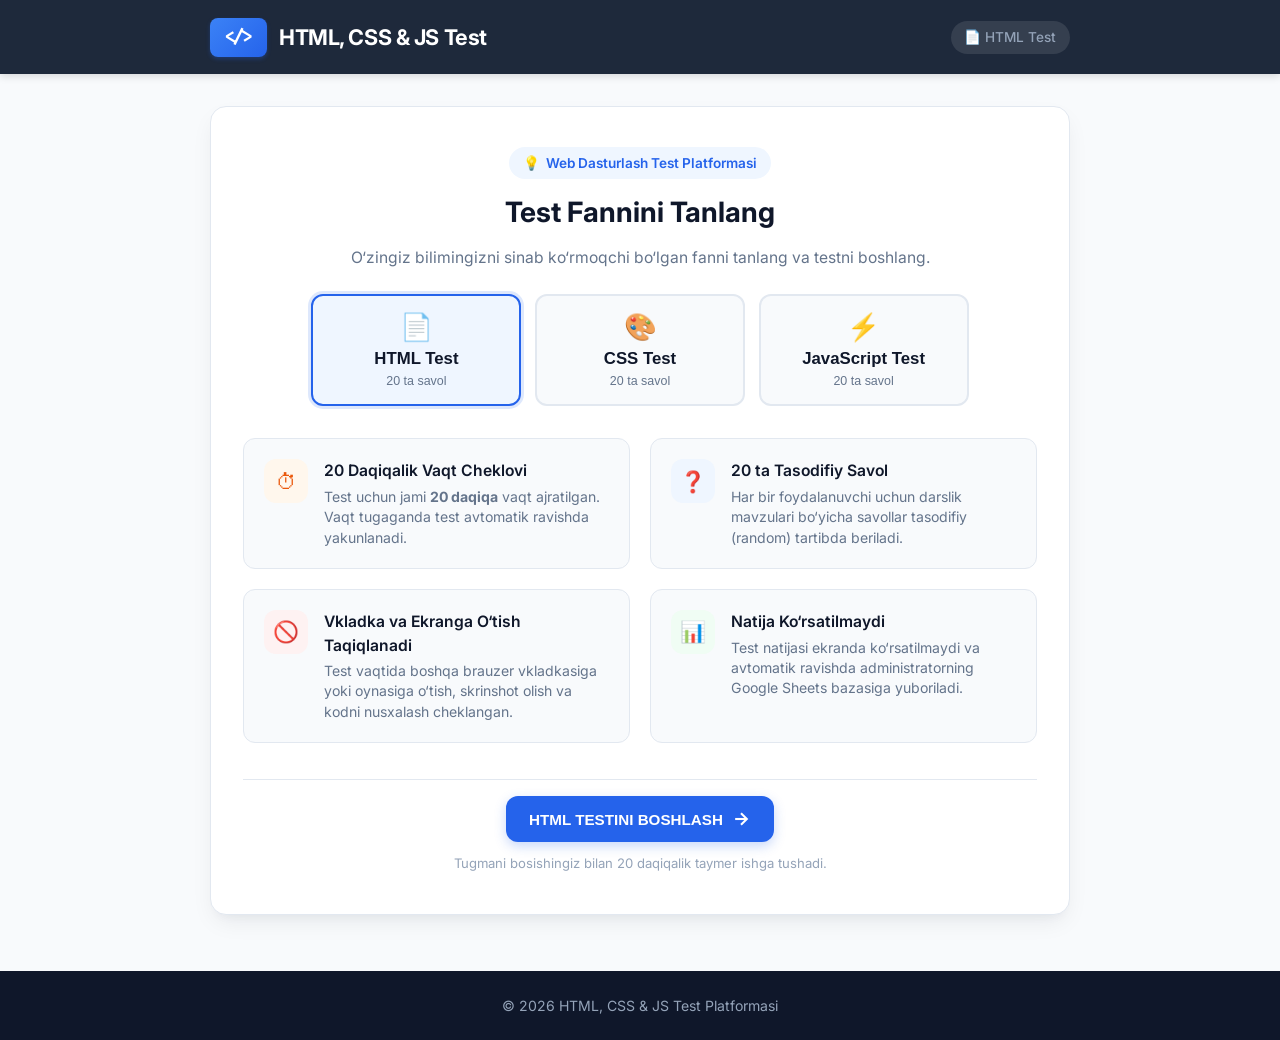
<file: index.html>
<!DOCTYPE html>
<html lang="uz">
<head>
    <meta charset="UTF-8">
    <meta name="viewport" content="width=device-width, initial-scale=1.0">
    <title>HTML, CSS & JS Test Platformasi</title>
    <!-- Google Fonts: Inter & Fira Code -->
    <link rel="preconnect" href="https://fonts.googleapis.com">
    <link rel="preconnect" href="https://fonts.gstatic.com" crossorigin>
    <link href="https://fonts.googleapis.com/css2?family=Inter:wght@400;500;600;700&family=Fira+Code:wght@400;500&display=swap" rel="stylesheet">
    <link rel="stylesheet" href="style.css">
</head>
<body class="no-select">

    <!-- Header Section -->
    <header class="navbar">
        <div class="container navbar-container">
            <div class="brand">
                <span class="logo-icon">&lt;/&gt;</span>
                <span class="brand-title">HTML, CSS & JS Test</span>
            </div>
            <div class="header-info">
                <span class="info-badge" id="active-subject-badge">
                    📄 HTML Test
                </span>
            </div>
        </div>
    </header>

    <!-- Main Container -->
    <main class="main-content">
        <div class="container">
            
            <!-- Welcome / Subject Selection Screen Card -->
            <div class="card welcome-card" id="welcome-card">
                <div class="welcome-header">
                    <div class="welcome-badge">
                        <span class="badge-icon">💡</span> Web Dasturlash Test Platformasi
                    </div>
                    <h1>Test Fannini Tanlang</h1>
                    <p class="welcome-subtitle">O‘zingiz bilimingizni sinab ko‘rmoqchi bo‘lgan fanni tanlang va testni boshlang.</p>

                    <!-- Triple Subject Selector Buttons -->
                    <div class="subject-selector">
                        <button type="button" class="subject-btn active" id="btn-select-html" data-subject="HTML">
                            <span class="subject-btn-icon">📄</span>
                            <span class="subject-btn-title">HTML Test</span>
                            <span class="subject-btn-desc">20 ta savol</span>
                        </button>
                        <button type="button" class="subject-btn" id="btn-select-css" data-subject="CSS">
                            <span class="subject-btn-icon">🎨</span>
                            <span class="subject-btn-title">CSS Test</span>
                            <span class="subject-btn-desc">20 ta savol</span>
                        </button>
                        <button type="button" class="subject-btn" id="btn-select-js" data-subject="JS">
                            <span class="subject-btn-icon">⚡</span>
                            <span class="subject-btn-title">JavaScript Test</span>
                            <span class="subject-btn-desc">20 ta savol</span>
                        </button>
                    </div>
                </div>

                <div class="rules-grid">
                    <div class="rule-box">
                        <div class="rule-icon orange-icon">⏱</div>
                        <div class="rule-details">
                            <h4>20 Daqiqalik Vaqt Cheklovi</h4>
                            <p>Test uchun jami <strong>20 daqiqa</strong> vaqt ajratilgan. Vaqt tugaganda test avtomatik ravishda yakunlanadi.</p>
                        </div>
                    </div>

                    <div class="rule-box">
                        <div class="rule-icon blue-icon">❓</div>
                        <div class="rule-details">
                            <h4>20 ta Tasodifiy Savol</h4>
                            <p>Har bir foydalanuvchi uchun darslik mavzulari bo‘yicha savollar tasodifiy (random) tartibda beriladi.</p>
                        </div>
                    </div>

                    <div class="rule-box">
                        <div class="rule-icon red-icon">🚫</div>
                        <div class="rule-details">
                            <h4>Vkladka va Ekranga O‘tish Taqiqlanadi</h4>
                            <p>Test vaqtida boshqa brauzer vkladkasiga yoki oynasiga o‘tish, skrinshot olish va kodni nusxalash cheklangan.</p>
                        </div>
                    </div>

                    <div class="rule-box">
                        <div class="rule-icon green-icon">📊</div>
                        <div class="rule-details">
                            <h4>Natija Ko‘rsatilmaydi</h4>
                            <p>Test natijasi ekranda ko‘rsatilmaydi va avtomatik ravishda administratorning Google Sheets bazasiga yuboriladi.</p>
                        </div>
                    </div>
                </div>

                <div class="start-action">
                    <button type="button" class="btn btn-primary btn-lg" id="btn-start-test">
                        <span id="start-btn-label">HTML TESTINI BOSHLASH</span>
                        <svg width="20" height="20" viewBox="0 0 24 24" fill="none" stroke="currentColor" stroke-width="2.5">
                            <line x1="5" y1="12" x2="19" y2="12"></line>
                            <polyline points="12 5 19 12 12 19"></polyline>
                        </svg>
                    </button>
                    <p class="start-disclaimer">Tugmani bosishingiz bilan 20 daqiqalik taymer ishga tushadi.</p>
                </div>
            </div>

            <!-- Test Card Container (Hidden initially) -->
            <div class="card test-card hidden" id="test-card">
                
                <!-- Progress Header -->
                <div class="progress-header">
                    <span class="subject-tag" id="current-subject-tag">HTML</span>
                    <span class="question-counter" id="question-counter">1 / 20 savol</span>
                    <div class="progress-track">
                        <div class="progress-fill" id="progress-fill" style="width: 5%;"></div>
                    </div>
                    <span class="progress-percentage" id="progress-percentage">5%</span>
                    
                    <!-- Timer Badge -->
                    <div class="timer-badge" id="timer-badge">
                        <svg width="16" height="16" viewBox="0 0 24 24" fill="none" stroke="currentColor" stroke-width="2">
                            <circle cx="12" cy="12" r="10"></circle>
                            <polyline points="12 6 12 16 16 14"></polyline>
                        </svg>
                        <span id="timer-text">20:00</span>
                    </div>
                </div>

                <!-- Question Section -->
                <div class="question-section">
                    <h2 class="question-title" id="question-title">Savol yuklanmoqda...</h2>
                    
                    <!-- Code Block (Conditionally Rendered) -->
                    <div class="code-block-container hidden" id="code-container">
                        <div class="code-header">
                            <span class="code-dot red"></span>
                            <span class="code-dot yellow"></span>
                            <span class="code-dot green"></span>
                            <span class="code-lang" id="code-lang-label">html</span>
                        </div>
                        <pre class="code-content"><code id="code-block"></code></pre>
                    </div>

                    <!-- Options List -->
                    <div class="options-container" id="options-container">
                        <!-- Dynamic Options will be injected here -->
                    </div>
                </div>

                <!-- Navigation Controls -->
                <div class="navigation-footer">
                    <button type="button" class="btn btn-secondary" id="btn-prev" disabled>
                        <svg width="18" height="18" viewBox="0 0 24 24" fill="none" stroke="currentColor" stroke-width="2">
                            <line x1="19" y1="12" x2="5" y2="12"></line>
                            <polyline points="12 19 5 12 12 5"></polyline>
                        </svg>
                        Oldingi savol
                    </button>
                    <button type="button" class="btn btn-primary" id="btn-next">
                        Keyingi savol
                        <svg width="18" height="18" viewBox="0 0 24 24" fill="none" stroke="currentColor" stroke-width="2">
                            <line x1="5" y1="12" x2="19" y2="12"></line>
                            <polyline points="12 5 19 12 12 19"></polyline>
                        </svg>
                    </button>
                </div>
            </div>

            <!-- Informational Cards Grid (Matching reference design) -->
            <div class="info-grid hidden" id="info-grid">
                <div class="info-card">
                    <div class="info-icon green-bg">
                        <svg width="20" height="20" viewBox="0 0 24 24" fill="none" stroke="currentColor" stroke-width="2.5">
                            <path d="M22 11.08V12a10 10 0 1 1-5.93-9.14"></path>
                            <polyline points="22 4 12 14.01 9 11.01"></polyline>
                        </svg>
                    </div>
                    <div class="info-text">
                        <h4>Natija ko‘rsatilmaydi</h4>
                        <p>Test yakunida natija ekranda ko‘rsatilmaydi.</p>
                    </div>
                </div>

                <div class="info-card">
                    <div class="info-icon purple-bg">
                        <svg width="20" height="20" viewBox="0 0 24 24" fill="none" stroke="currentColor" stroke-width="2">
                            <path d="M20 21v-2a4 4 0 0 0-4-4H8a4 4 0 0 0-4 4v2"></path>
                            <circle cx="12" cy="7" r="4"></circle>
                        </svg>
                    </div>
                    <div class="info-text">
                        <h4>Ism va familiya</h4>
                        <p>Faqat ism va familiyangizni kiritasiz.</p>
                    </div>
                </div>

                <div class="info-card">
                    <div class="info-icon blue-bg">
                        <svg width="20" height="20" viewBox="0 0 24 24" fill="none" stroke="currentColor" stroke-width="2">
                            <path d="M18 10h-1.26A8 8 0 1 0 9 20h9a5 5 0 0 0 0-10z"></path>
                        </svg>
                    </div>
                    <div class="info-text">
                        <h4>Google Sheets'ga jo‘natiladi</h4>
                        <p>Ma'lumotlaringiz Google Sheets'ga avtomatik jo‘natiladi.</p>
                    </div>
                </div>
            </div>

            <!-- Anti-Cheat Warning Modal -->
            <div class="modal-backdrop hidden" id="cheat-warning-modal">
                <div class="modal-card warning-modal-card">
                    <div class="warning-icon-wrapper">
                        <svg width="40" height="40" viewBox="0 0 24 24" fill="none" stroke="currentColor" stroke-width="2.5">
                            <path d="M10.29 3.86L1.82 18a2 2 0 0 0 1.71 3h16.94a2 2 0 0 0 1.71-3L13.71 3.86a2 2 0 0 0-3.42 0z"></path>
                            <line x1="12" y1="9" x2="12" y2="13"></line>
                            <line x1="12" y1="17" x2="12.01" y2="17"></line>
                        </svg>
                    </div>
                    <h3>OGOHLANTIRISH!</h3>
                    <p class="warning-text">Test vaqtida boshqa vkladkaga yoki oynaga o‘tish taqiqlanadi!</p>
                    <div class="warning-count-pill" id="warning-count-text">
                        Ogohlantirish: 1 / 3
                    </div>
                    <p class="warning-note">Agar 3 marta vkladka almashtirilsa, test avtomatik ravishda yakunlanadi.</p>
                    <button type="button" class="btn btn-primary" id="btn-continue-test">
                        Testni davom ettirish
                    </button>
                </div>
            </div>

            <!-- Submission Modal / Form Screen -->
            <div class="modal-backdrop hidden" id="submit-modal">
                <div class="modal-card">
                    <div class="modal-header">
                        <div class="modal-icon-badge">
                            <svg width="28" height="28" viewBox="0 0 24 24" fill="none" stroke="currentColor" stroke-width="2">
                                <path d="M14 2H6a2 2 0 0 0-2 2v16a2 2 0 0 0 2 2h12a2 2 0 0 0 2-2V8z"></path>
                                <polyline points="14 2 14 8 20 8"></polyline>
                                <line x1="16" y1="13" x2="8" y2="13"></line>
                                <line x1="16" y1="17" x2="8" y2="17"></line>
                                <polyline points="10 9 9 9 8 9"></polyline>
                            </svg>
                        </div>
                        <h3>Testni yakunlash</h3>
                        <p id="submit-modal-desc">Natijalaringizni yuborish uchun ism va familiyangizni kiritishingiz shart.</p>
                    </div>
                    <form id="student-form" class="student-form">
                        <div class="form-group">
                            <label for="firstname">Ismingiz <span class="required">*</span></label>
                            <input type="text" id="firstname" class="form-control" placeholder="Masalan: Ali" required autocomplete="given-name">
                        </div>
                        <div class="form-group">
                            <label for="lastname">Familiyangiz <span class="required">*</span></label>
                            <input type="text" id="lastname" class="form-control" placeholder="Masalan: Karimov" required autocomplete="family-name">
                        </div>

                        <div class="form-actions">
                            <button type="button" class="btn btn-secondary" id="btn-back-to-test">
                                Orqaga
                            </button>
                            <button type="submit" class="btn btn-primary btn-submit" id="btn-submit">
                                <span class="btn-text">YUBORISH</span>
                                <span class="spinner hidden" id="submit-spinner"></span>
                            </button>
                        </div>
                    </form>
                </div>
            </div>

            <!-- Success State Screen -->
            <div class="card success-card hidden" id="success-card">
                <div class="success-icon-wrapper">
                    <svg width="48" height="48" viewBox="0 0 24 24" fill="none" stroke="currentColor" stroke-width="3">
                        <path d="M22 11.08V12a10 10 0 1 1-5.93-9.14"></path>
                        <polyline points="22 4 12 14.01 9 11.01"></polyline>
                    </svg>
                </div>
                <h2>✓ Test muvaffaqiyatli yakunlandi!</h2>
                <p class="success-message">Javoblaringiz qabul qilindi.</p>
                <p class="thank-you-note">Rahmat!</p>
                
                <div class="success-footer">
                    <span class="status-pill">
                        <span class="status-dot"></span> Natija administrator uchun Google Sheets'ga yuborildi
                    </span>
                </div>
            </div>

        </div>
    </main>

    <!-- Footer -->
    <footer class="footer">
        <div class="container footer-container">
            <p>© 2026 HTML, CSS & JS Test Platformasi</p>
        </div>
    </footer>

    <script src="script.js"></script>
</body>
</html>
</file>
<file: style.css>
/* CSS Test Platform Stylesheet */
:root {
    --primary-blue: #2563eb;
    --primary-blue-hover: #1d4ed8;
    --primary-blue-light: #eff6ff;
    --primary-blue-border: #bfdbfe;
    --dark-navy: #0f172a;
    --header-navy: #1e293b;
    --text-primary: #0f172a;
    --text-secondary: #64748b;
    --text-muted: #94a3b8;
    --bg-main: #f8fafc;
    --bg-card: #ffffff;
    --bg-code: #0f172a;
    --border-color: #e2e8f0;
    --border-hover: #cbd5e1;
    --radius-sm: 8px;
    --radius-md: 12px;
    --radius-lg: 16px;
    --radius-full: 9999px;
    --shadow-sm: 0 1px 2px 0 rgba(0, 0, 0, 0.05);
    --shadow-md: 0 4px 6px -1px rgba(0, 0, 0, 0.05), 0 2px 4px -1px rgba(0, 0, 0, 0.03);
    --shadow-lg: 0 10px 25px -5px rgba(15, 23, 42, 0.08), 0 8px 10px -6px rgba(15, 23, 42, 0.04);
    --font-sans: 'Inter', -apple-system, BlinkMacSystemFont, 'Segoe UI', Roboto, sans-serif;
    --font-mono: 'Fira Code', monospace;
}

/* Reset & Base Styles */
* {
    margin: 0;
    padding: 0;
    box-sizing: border-box;
}

body {
    font-family: var(--font-sans);
    background-color: var(--bg-main);
    color: var(--text-primary);
    line-height: 1.5;
    display: flex;
    flex-direction: column;
    min-height: 100vh;
    -webkit-font-smoothing: antialiased;
}

/* Disable text selection and copy */
.no-select {
    user-select: none;
    -webkit-user-select: none;
    -moz-user-select: none;
    -ms-user-select: none;
}

/* Typography Helpers */
.hidden {
    display: none !important;
}

.text-center {
    text-align: center;
}

.font-mono {
    font-family: var(--font-mono);
}

.text-xs {
    font-size: 0.75rem;
}

/* Container */
.container {
    width: 100%;
    max-width: 900px;
    margin: 0 auto;
    padding: 0 1.25rem;
}

/* Header Navbar */
.navbar {
    background-color: var(--header-navy);
    color: #ffffff;
    padding: 1.1rem 0;
    box-shadow: 0 2px 8px rgba(0, 0, 0, 0.15);
    position: sticky;
    top: 0;
    z-index: 100;
}

.navbar-container {
    display: flex;
    justify-content: space-between;
    align-items: center;
}

.brand {
    display: flex;
    align-items: center;
    gap: 0.75rem;
}

.logo-icon {
    background: linear-gradient(135deg, #3b82f6, #2563eb);
    color: #ffffff;
    font-family: var(--font-mono);
    font-weight: 700;
    font-size: 1.1rem;
    padding: 0.4rem 0.75rem;
    border-radius: var(--radius-sm);
    box-shadow: 0 2px 4px rgba(37, 99, 235, 0.3);
}

.brand-title {
    font-size: 1.35rem;
    font-weight: 700;
    letter-spacing: -0.02em;
    color: #ffffff;
}

.info-badge {
    display: inline-flex;
    align-items: center;
    gap: 0.4rem;
    background-color: rgba(255, 255, 255, 0.1);
    color: #94a3b8;
    padding: 0.4rem 0.85rem;
    border-radius: var(--radius-full);
    font-size: 0.85rem;
    font-weight: 500;
    transition: all 0.2s ease;
}

.info-badge:hover {
    background-color: rgba(255, 255, 255, 0.18);
    color: #ffffff;
}

/* Main Content Area */
.main-content {
    flex: 1;
    padding: 2rem 0;
}

/* Cards Base */
.card {
    background-color: var(--bg-card);
    border-radius: var(--radius-lg);
    border: 1px solid var(--border-color);
    box-shadow: var(--shadow-lg);
    padding: 2rem;
    margin-bottom: 1.5rem;
    transition: transform 0.2s ease, box-shadow 0.2s ease;
}

/* Welcome Screen Card */
.welcome-card {
    text-align: center;
    padding: 2.5rem 2rem;
}

.welcome-header h1 {
    font-size: 1.75rem;
    font-weight: 700;
    color: var(--dark-navy);
    margin: 0.75rem 0;
}

.welcome-badge {
    display: inline-flex;
    align-items: center;
    gap: 0.4rem;
    background-color: var(--primary-blue-light);
    color: var(--primary-blue);
    padding: 0.35rem 0.85rem;
    border-radius: var(--radius-full);
    font-size: 0.85rem;
    font-weight: 600;
}

.welcome-subtitle {
    color: var(--text-secondary);
    font-size: 0.98rem;
    max-width: 680px;
    margin: 0 auto 1.5rem auto;
    line-height: 1.6;
}

/* Subject Selector Container */
.subject-selector {
    display: flex;
    justify-content: center;
    flex-wrap: wrap;
    gap: 0.85rem;
    margin: 1.5rem 0 2rem 0;
}

.subject-btn {
    flex: 1;
    min-width: 150px;
    max-width: 210px;
    background-color: #f8fafc;
    border: 2px solid var(--border-color);
    border-radius: var(--radius-md);
    padding: 1rem 0.85rem;
    display: flex;
    flex-direction: column;
    align-items: center;
    gap: 0.35rem;
    cursor: pointer;
    transition: all 0.25s cubic-bezier(0.4, 0, 0.2, 1);
    user-select: none;
}

.subject-btn:hover {
    border-color: var(--primary-blue-border);
    background-color: #ffffff;
    transform: translateY(-2px);
    box-shadow: var(--shadow-md);
}

.subject-btn.active {
    border-color: var(--primary-blue);
    background-color: var(--primary-blue-light);
    box-shadow: 0 0 0 3px rgba(37, 99, 235, 0.15);
}

.subject-btn.active.js {
    border-color: #d97706;
    background-color: #fffbebf5;
    box-shadow: 0 0 0 3px rgba(217, 119, 6, 0.15);
}

.subject-btn-icon {
    font-size: 1.65rem;
}

.subject-btn-title {
    font-size: 1.05rem;
    font-weight: 700;
    color: var(--dark-navy);
}

.subject-btn-desc {
    font-size: 0.78rem;
    color: var(--text-secondary);
}

.subject-tag {
    background-color: var(--primary-blue-light);
    color: var(--primary-blue);
    font-size: 0.8rem;
    font-weight: 700;
    padding: 0.2rem 0.6rem;
    border-radius: var(--radius-sm);
    text-transform: uppercase;
}

/* Rules Grid */
.rules-grid {
    display: grid;
    grid-template-columns: repeat(auto-fit, minmax(280px, 1fr));
    gap: 1.25rem;
    margin-bottom: 2.25rem;
    text-align: left;
}

.rule-box {
    background-color: #f8fafc;
    border: 1.5px solid var(--border-color);
    border-radius: var(--radius-md);
    padding: 1.25rem;
    display: flex;
    align-items: flex-start;
    gap: 1rem;
}

.rule-icon {
    width: 44px;
    height: 44px;
    border-radius: var(--radius-md);
    display: flex;
    align-items: center;
    justify-content: center;
    font-size: 1.3rem;
    flex-shrink: 0;
}

.orange-icon { background-color: #fff7ed; color: #ea580c; }
.blue-icon { background-color: #eff6ff; color: #2563eb; }
.red-icon { background-color: #fef2f2; color: #dc2626; }
.green-icon { background-color: #f0fdf4; color: #16a34a; }

.rule-details h4 {
    font-size: 0.98rem;
    font-weight: 600;
    color: var(--dark-navy);
    margin-bottom: 0.25rem;
}

.rule-details p {
    font-size: 0.88rem;
    color: var(--text-secondary);
    line-height: 1.45;
}

/* Start Action Button */
.start-action {
    display: flex;
    flex-direction: column;
    align-items: center;
    gap: 0.75rem;
    padding-top: 1rem;
    border-top: 1px solid var(--border-color);
}

.btn-lg {
    padding: 0.9rem 2.25rem;
    font-size: 1.1rem;
    border-radius: var(--radius-md);
}

.start-disclaimer {
    font-size: 0.82rem;
    color: var(--text-muted);
}

/* Test Card & Progress */
.progress-header {
    display: flex;
    align-items: center;
    gap: 1rem;
    margin-bottom: 2rem;
    padding-bottom: 1.25rem;
    border-bottom: 1px solid var(--border-color);
    flex-wrap: wrap;
}

.question-counter {
    font-weight: 600;
    font-size: 0.95rem;
    color: var(--text-primary);
    white-space: nowrap;
}

.progress-track {
    flex: 1;
    min-width: 120px;
    height: 10px;
    background-color: #e2e8f0;
    border-radius: var(--radius-full);
    overflow: hidden;
}

.progress-fill {
    height: 100%;
    background: linear-gradient(90deg, #3b82f6, var(--primary-blue));
    border-radius: var(--radius-full);
    transition: width 0.4s cubic-bezier(0.4, 0, 0.2, 1);
}

.progress-percentage {
    font-weight: 700;
    font-size: 0.9rem;
    color: var(--primary-blue);
    min-width: 38px;
    text-align: right;
}

/* Timer Badge in Header */
.timer-badge {
    display: inline-flex;
    align-items: center;
    gap: 0.4rem;
    background-color: #f1f5f9;
    color: var(--dark-navy);
    padding: 0.4rem 0.85rem;
    border-radius: var(--radius-full);
    font-size: 0.9rem;
    font-weight: 700;
    font-family: var(--font-mono);
    border: 1.5px solid var(--border-color);
    margin-left: auto;
}

.timer-badge.warning {
    background-color: #fef2f2;
    color: #dc2626;
    border-color: #fca5a5;
    animation: pulse 1s infinite alternate;
}

@keyframes pulse {
    from { opacity: 1; }
    to { opacity: 0.7; }
}

/* Question Section */
.question-title {
    font-size: 1.2rem;
    font-weight: 600;
    color: var(--dark-navy);
    line-height: 1.5;
    margin-bottom: 1.5rem;
}

/* Dark Syntax Code Block Container */
.code-block-container {
    background-color: var(--bg-code);
    border-radius: var(--radius-md);
    overflow: hidden;
    margin-bottom: 1.75rem;
    box-shadow: var(--shadow-md);
    border: 1px solid #1e293b;
}

.code-header {
    background-color: #1e293b;
    padding: 0.5rem 1rem;
    display: flex;
    align-items: center;
    gap: 6px;
}

.code-dot {
    width: 10px;
    height: 10px;
    border-radius: 50%;
}
.code-dot.red { background-color: #ef4444; }
.code-dot.yellow { background-color: #f59e0b; }
.code-dot.green { background-color: #10b981; }

.code-lang {
    margin-left: auto;
    font-family: var(--font-mono);
    font-size: 0.75rem;
    color: #64748b;
    text-transform: uppercase;
    font-weight: 600;
}

.code-content {
    padding: 1.25rem 1.5rem;
    font-family: var(--font-mono);
    font-size: 0.92rem;
    color: #f1f5f9;
    line-height: 1.6;
    overflow-x: auto;
    white-space: pre-wrap;
    word-break: break-word;
}

/* Code Syntax Coloring */
.code-selector { color: #f43f5e; font-weight: 600; }
.code-property { color: #38bdf8; }
.code-value { color: #a3e635; }
.code-punctuation { color: #94a3b8; }
.code-comment { color: #64748b; font-style: italic; }

/* Options Container */
.options-container {
    display: flex;
    flex-direction: column;
    gap: 0.85rem;
    margin-bottom: 2rem;
}

.option-card {
    display: flex;
    align-items: center;
    padding: 1rem 1.25rem;
    background-color: #ffffff;
    border: 1.5px solid var(--border-color);
    border-radius: var(--radius-md);
    cursor: pointer;
    transition: all 0.2s cubic-bezier(0.4, 0, 0.2, 1);
    user-select: none;
}

.option-card:hover {
    border-color: var(--primary-blue-border);
    background-color: #f8fafc;
    transform: translateY(-1px);
}

.option-card.selected {
    border-color: var(--primary-blue);
    background-color: var(--primary-blue-light);
    box-shadow: 0 0 0 3px rgba(37, 99, 235, 0.12);
}

.radio-indicator {
    width: 20px;
    height: 20px;
    border-radius: 50%;
    border: 2px solid #cbd5e1;
    margin-right: 1rem;
    display: flex;
    align-items: center;
    justify-content: center;
    transition: all 0.2s ease;
    flex-shrink: 0;
}

.option-card:hover .radio-indicator {
    border-color: var(--primary-blue);
}

.option-card.selected .radio-indicator {
    border-color: var(--primary-blue);
    background-color: var(--primary-blue);
}

.radio-inner-dot {
    width: 8px;
    height: 8px;
    border-radius: 50%;
    background-color: #ffffff;
    opacity: 0;
    transform: scale(0.5);
    transition: all 0.2s ease;
}

.option-card.selected .radio-inner-dot {
    opacity: 1;
    transform: scale(1);
}

.option-text {
    font-size: 0.98rem;
    color: var(--text-primary);
    font-weight: 400;
    line-height: 1.45;
}

.option-card.selected .option-text {
    color: var(--dark-navy);
    font-weight: 500;
}

.option-letter {
    font-weight: 600;
    margin-right: 0.35rem;
}

/* Navigation Footer */
.navigation-footer {
    display: flex;
    justify-content: space-between;
    align-items: center;
    gap: 1rem;
    padding-top: 1.25rem;
    border-top: 1px solid var(--border-color);
}

/* Buttons */
.btn {
    display: inline-flex;
    align-items: center;
    justify-content: center;
    gap: 0.5rem;
    padding: 0.75rem 1.4rem;
    font-size: 0.95rem;
    font-weight: 600;
    border-radius: var(--radius-md);
    border: 1.5px solid transparent;
    cursor: pointer;
    transition: all 0.2s ease;
    text-decoration: none;
    line-height: 1.25;
}

.btn-secondary {
    background-color: #ffffff;
    border-color: var(--border-color);
    color: var(--text-primary);
}

.btn-secondary:hover:not(:disabled) {
    background-color: #f1f5f9;
    border-color: var(--border-hover);
    color: var(--dark-navy);
}

.btn-secondary:disabled {
    opacity: 0.45;
    cursor: not-allowed;
}

.btn-primary {
    background-color: var(--primary-blue);
    color: #ffffff;
    box-shadow: 0 4px 12px rgba(37, 99, 235, 0.25);
}

.btn-primary:hover:not(:disabled) {
    background-color: var(--primary-blue-hover);
    box-shadow: 0 6px 16px rgba(37, 99, 235, 0.35);
    transform: translateY(-1px);
}

.btn-finish {
    background-color: #dc2626;
    color: #ffffff;
    box-shadow: 0 4px 12px rgba(220, 38, 38, 0.25);
}

.btn-finish:hover {
    background-color: #b91c1c;
    box-shadow: 0 6px 16px rgba(220, 38, 38, 0.35);
    transform: translateY(-1px);
}

/* Informational Cards Grid */
.info-grid {
    display: grid;
    grid-template-columns: repeat(auto-fit, minmax(240px, 1fr));
    gap: 1.25rem;
    margin-top: 1rem;
}

.info-card {
    background-color: #ffffff;
    border-radius: var(--radius-md);
    border: 1px solid var(--border-color);
    padding: 1.25rem;
    display: flex;
    align-items: flex-start;
    gap: 1rem;
    box-shadow: var(--shadow-sm);
}

.info-icon {
    width: 42px;
    height: 42px;
    border-radius: var(--radius-md);
    display: flex;
    align-items: center;
    justify-content: center;
    flex-shrink: 0;
}

.green-bg {
    background-color: #dcfce7;
    color: #16a34a;
}

.purple-bg {
    background-color: #f3e8ff;
    color: #9333ea;
}

.blue-bg {
    background-color: #dbeafe;
    color: var(--primary-blue);
}

.info-text h4 {
    font-size: 0.95rem;
    font-weight: 600;
    color: var(--dark-navy);
    margin-bottom: 0.25rem;
}

.info-text p {
    font-size: 0.85rem;
    color: var(--text-secondary);
    line-height: 1.4;
}

/* Submission Modal */
.modal-backdrop {
    position: fixed;
    top: 0;
    left: 0;
    width: 100vw;
    height: 100vh;
    background-color: rgba(15, 23, 42, 0.65);
    backdrop-filter: blur(4px);
    display: flex;
    align-items: center;
    justify-content: center;
    z-index: 1000;
    padding: 1.25rem;
    animation: fadeIn 0.25s ease-out;
}

.modal-card {
    background-color: #ffffff;
    border-radius: var(--radius-lg);
    width: 100%;
    max-width: 480px;
    padding: 2.25rem;
    box-shadow: 0 20px 25px -5px rgba(0, 0, 0, 0.1), 0 10px 10px -5px rgba(0, 0, 0, 0.04);
    animation: slideUp 0.3s cubic-bezier(0.16, 1, 0.3, 1);
}

/* Anti-Cheat Warning Modal */
.warning-modal-card {
    text-align: center;
    border: 2px solid #ef4444;
}

.warning-icon-wrapper {
    width: 72px;
    height: 72px;
    background-color: #fef2f2;
    color: #dc2626;
    border-radius: 50%;
    display: flex;
    align-items: center;
    justify-content: center;
    margin: 0 auto 1.25rem auto;
    box-shadow: 0 8px 16px rgba(220, 38, 38, 0.15);
}

.warning-modal-card h3 {
    font-size: 1.5rem;
    font-weight: 700;
    color: #dc2626;
    margin-bottom: 0.5rem;
}

.warning-text {
    font-size: 1rem;
    color: var(--dark-navy);
    font-weight: 500;
    margin-bottom: 1rem;
}

.warning-count-pill {
    display: inline-block;
    background-color: #fef2f2;
    color: #dc2626;
    padding: 0.4rem 1rem;
    border-radius: var(--radius-full);
    font-weight: 700;
    font-size: 0.9rem;
    margin-bottom: 1rem;
    border: 1px solid #fca5a5;
}

.warning-note {
    font-size: 0.82rem;
    color: var(--text-muted);
    margin-bottom: 1.5rem;
}

.modal-header {
    text-align: center;
    margin-bottom: 1.75rem;
}

.modal-icon-badge {
    width: 56px;
    height: 56px;
    background-color: var(--primary-blue-light);
    color: var(--primary-blue);
    border-radius: 50%;
    display: flex;
    align-items: center;
    justify-content: center;
    margin: 0 auto 1rem auto;
}

.modal-header h3 {
    font-size: 1.4rem;
    font-weight: 700;
    color: var(--dark-navy);
    margin-bottom: 0.5rem;
}

.modal-header p {
    font-size: 0.9rem;
    color: var(--text-secondary);
}

/* Form Styles */
.student-form {
    display: flex;
    flex-direction: column;
    gap: 1.25rem;
}

.form-group {
    display: flex;
    flex-direction: column;
    gap: 0.4rem;
}

.form-group label {
    font-size: 0.9rem;
    font-weight: 600;
    color: var(--text-primary);
}

.form-group .required {
    color: #ef4444;
}

.form-control {
    padding: 0.75rem 1rem;
    font-size: 0.95rem;
    border: 1.5px solid var(--border-color);
    border-radius: var(--radius-md);
    outline: none;
    transition: all 0.2s ease;
    width: 100%;
    font-family: inherit;
}

.form-control:focus {
    border-color: var(--primary-blue);
    box-shadow: 0 0 0 3px rgba(37, 99, 235, 0.15);
}

.form-actions {
    display: flex;
    justify-content: flex-end;
    gap: 0.75rem;
    margin-top: 0.75rem;
}

.btn-submit {
    flex: 1;
}

/* Loading Spinner */
.spinner {
    width: 18px;
    height: 18px;
    border: 2px solid rgba(255, 255, 255, 0.3);
    border-radius: 50%;
    border-top-color: #ffffff;
    animation: spin 0.8s linear infinite;
}

@keyframes spin {
    to { transform: rotate(360deg); }
}

/* Success Card View */
.success-card {
    text-align: center;
    padding: 3.5rem 2rem;
    animation: fadeIn 0.4s ease-out;
}

.success-icon-wrapper {
    width: 80px;
    height: 80px;
    background-color: #dcfce7;
    color: #16a34a;
    border-radius: 50%;
    display: flex;
    align-items: center;
    justify-content: center;
    margin: 0 auto 1.5rem auto;
    box-shadow: 0 10px 20px -5px rgba(22, 163, 74, 0.2);
}

.success-card h2 {
    font-size: 1.6rem;
    font-weight: 700;
    color: var(--dark-navy);
    margin-bottom: 0.75rem;
}

.success-message {
    font-size: 1.1rem;
    color: var(--text-secondary);
    margin-bottom: 0.25rem;
}

.thank-you-note {
    font-size: 1.2rem;
    font-weight: 600;
    color: var(--primary-blue);
    margin-bottom: 2rem;
}

.success-footer {
    display: inline-block;
    padding-top: 1.5rem;
    border-top: 1px solid var(--border-color);
}

.status-pill {
    display: inline-flex;
    align-items: center;
    gap: 0.5rem;
    background-color: #f1f5f9;
    color: #475569;
    padding: 0.5rem 1rem;
    border-radius: var(--radius-full);
    font-size: 0.85rem;
    font-weight: 500;
}

.status-dot {
    width: 8px;
    height: 8px;
    background-color: #10b981;
    border-radius: 50%;
}

/* Footer */
.footer {
    background-color: var(--dark-navy);
    color: #94a3b8;
    padding: 1.5rem 0;
    text-align: center;
    font-size: 0.88rem;
    margin-top: auto;
}

/* Animations */
@keyframes fadeIn {
    from { opacity: 0; }
    to { opacity: 1; }
}

@keyframes slideUp {
    from { opacity: 0; transform: translateY(20px); }
    to { opacity: 1; transform: translateY(0); }
}

/* Mobile & Tablet Responsiveness */
@media (max-width: 640px) {
    .navbar {
        padding: 0.75rem 0;
    }

    .container {
        padding: 0 0.85rem;
    }

    .brand-title {
        font-size: 1.15rem;
    }

    .info-badge {
        font-size: 0.78rem;
        padding: 0.3rem 0.65rem;
    }

    .main-content {
        padding: 1rem 0;
    }

    .card {
        padding: 1.25rem 1rem;
        border-radius: var(--radius-md);
        margin-bottom: 1rem;
    }

    /* Mobile Welcome Card */
    .welcome-card {
        padding: 1.5rem 1rem;
    }

    .welcome-header h1 {
        font-size: 1.3rem;
        line-height: 1.35;
        margin: 0.5rem 0;
    }

    .welcome-subtitle {
        font-size: 0.88rem;
        margin-bottom: 1.5rem;
    }

    .rules-grid {
        grid-template-columns: 1fr;
        gap: 0.75rem;
        margin-bottom: 1.5rem;
    }

    .rule-box {
        padding: 0.85rem;
        gap: 0.75rem;
    }

    .rule-icon {
        width: 38px;
        height: 38px;
        font-size: 1.1rem;
    }

    .rule-details h4 {
        font-size: 0.9rem;
    }

    .rule-details p {
        font-size: 0.82rem;
    }

    .start-action {
        width: 100%;
    }

    .btn-lg {
        width: 100%;
        padding: 0.85rem 1rem;
        font-size: 1rem;
    }

    /* Mobile Test Card Progress Header */
    .progress-header {
        display: flex;
        flex-wrap: wrap;
        align-items: center;
        gap: 0.5rem 0.75rem;
        margin-bottom: 1rem;
        padding-bottom: 0.85rem;
    }

    .question-counter {
        font-size: 0.88rem;
    }

    .progress-track {
        flex: 1;
        height: 8px;
        min-width: 80px;
    }

    .progress-percentage {
        font-size: 0.85rem;
        min-width: 32px;
    }

    .timer-badge {
        width: 100%;
        justify-content: center;
        margin-left: 0;
        margin-top: 0.35rem;
        padding: 0.35rem;
        font-size: 0.85rem;
    }

    .question-title {
        font-size: 1rem;
        line-height: 1.4;
        margin-bottom: 1rem;
    }

    .code-content {
        font-size: 0.78rem;
        padding: 0.85rem;
        line-height: 1.5;
    }

    /* Mobile Options */
    .options-container {
        gap: 0.65rem;
        margin-bottom: 1.5rem;
    }

    .option-card {
        padding: 0.85rem 0.9rem;
        min-height: 48px;
        border-radius: var(--radius-sm);
    }

    .radio-indicator {
        width: 18px;
        height: 18px;
        margin-right: 0.75rem;
    }

    .option-text {
        font-size: 0.88rem;
        line-height: 1.35;
    }

    /* Mobile Navigation Buttons */
    .navigation-footer {
        flex-direction: row;
        gap: 0.5rem;
        padding-top: 1rem;
    }

    .btn {
        padding: 0.75rem 0.75rem;
        font-size: 0.85rem;
        min-height: 44px;
        flex: 1;
    }

    .info-grid {
        grid-template-columns: 1fr;
        gap: 0.75rem;
    }

    .info-card {
        padding: 0.9rem;
        gap: 0.75rem;
    }

    /* Mobile Modals */
    .modal-card {
        padding: 1.35rem 1.1rem;
        max-width: 95vw;
        border-radius: var(--radius-md);
    }

    .modal-header h3 {
        font-size: 1.2rem;
    }

    .modal-header p {
        font-size: 0.85rem;
    }

    .warning-modal-card h3 {
        font-size: 1.3rem;
    }

    .warning-text {
        font-size: 0.9rem;
    }

    .form-control {
        font-size: 16px; /* Prevents auto-zoom on iOS */
        padding: 0.7rem 0.85rem;
    }
}
</file>
